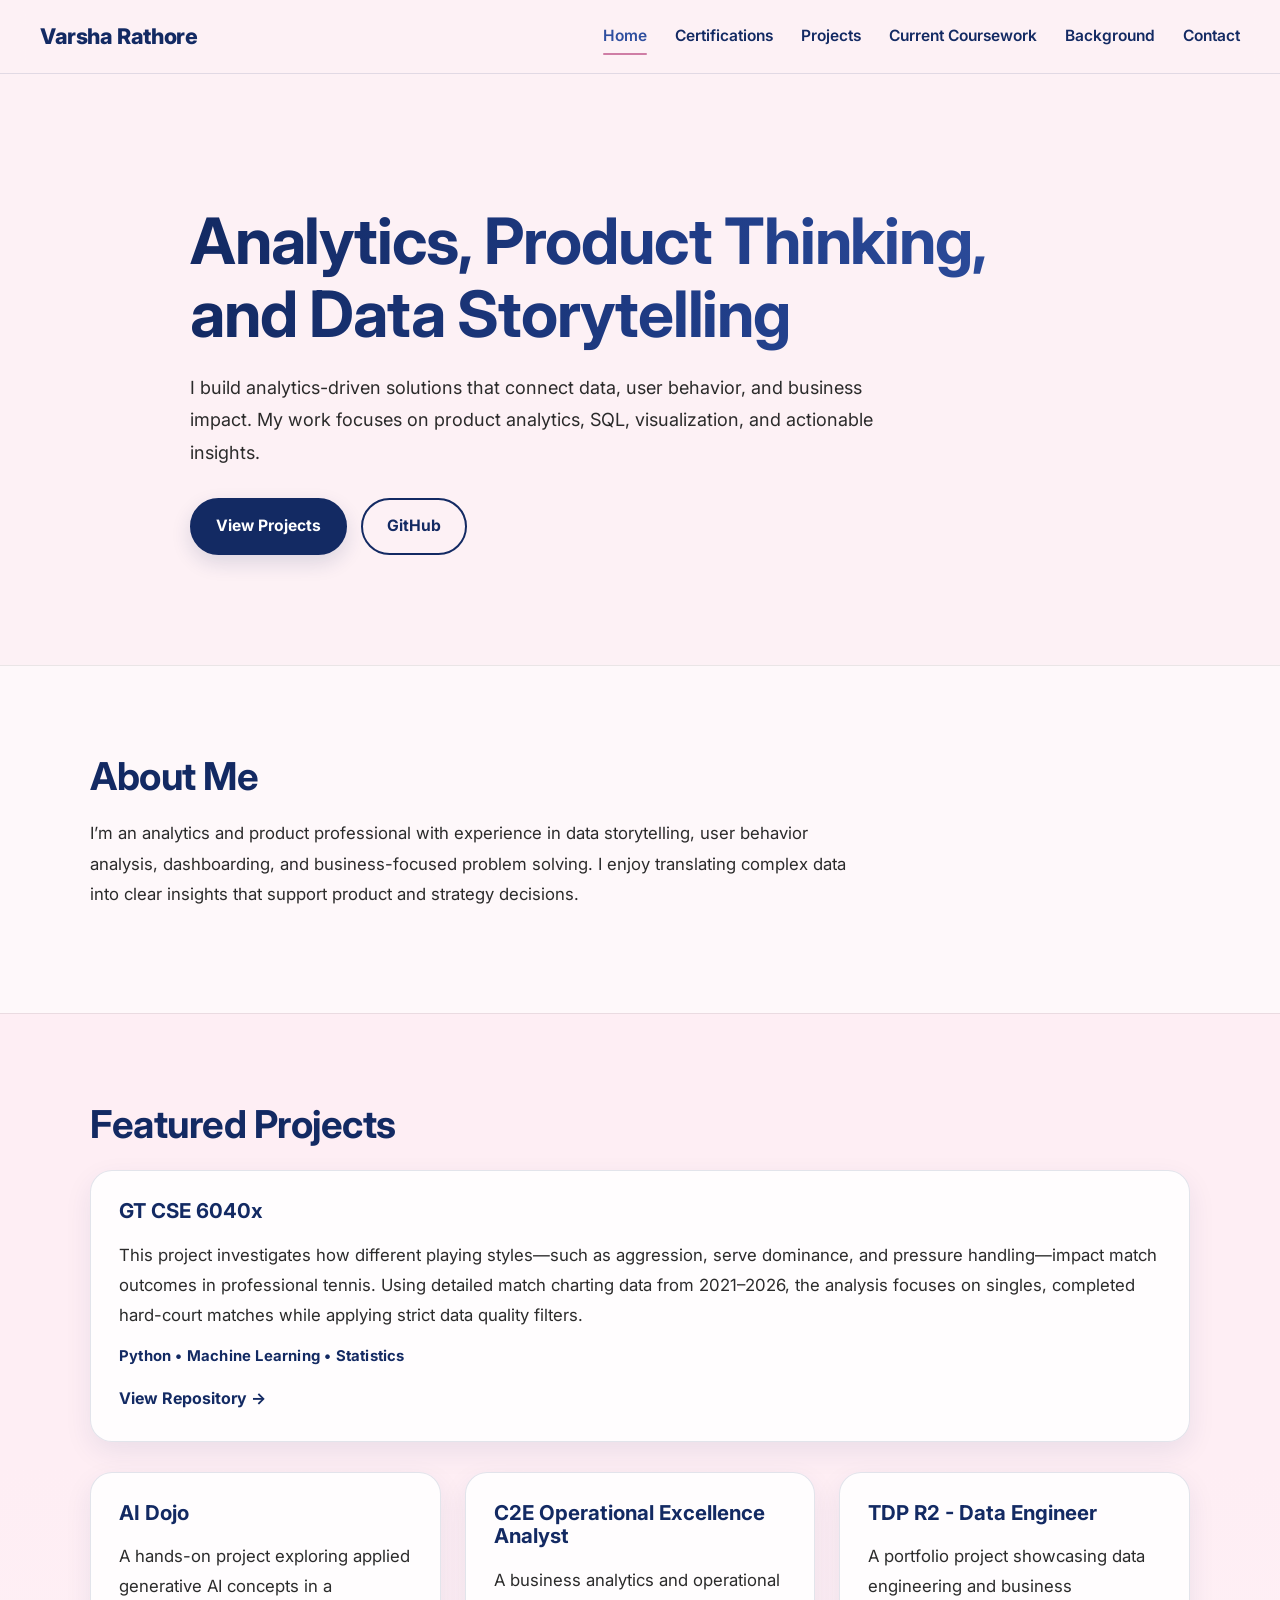
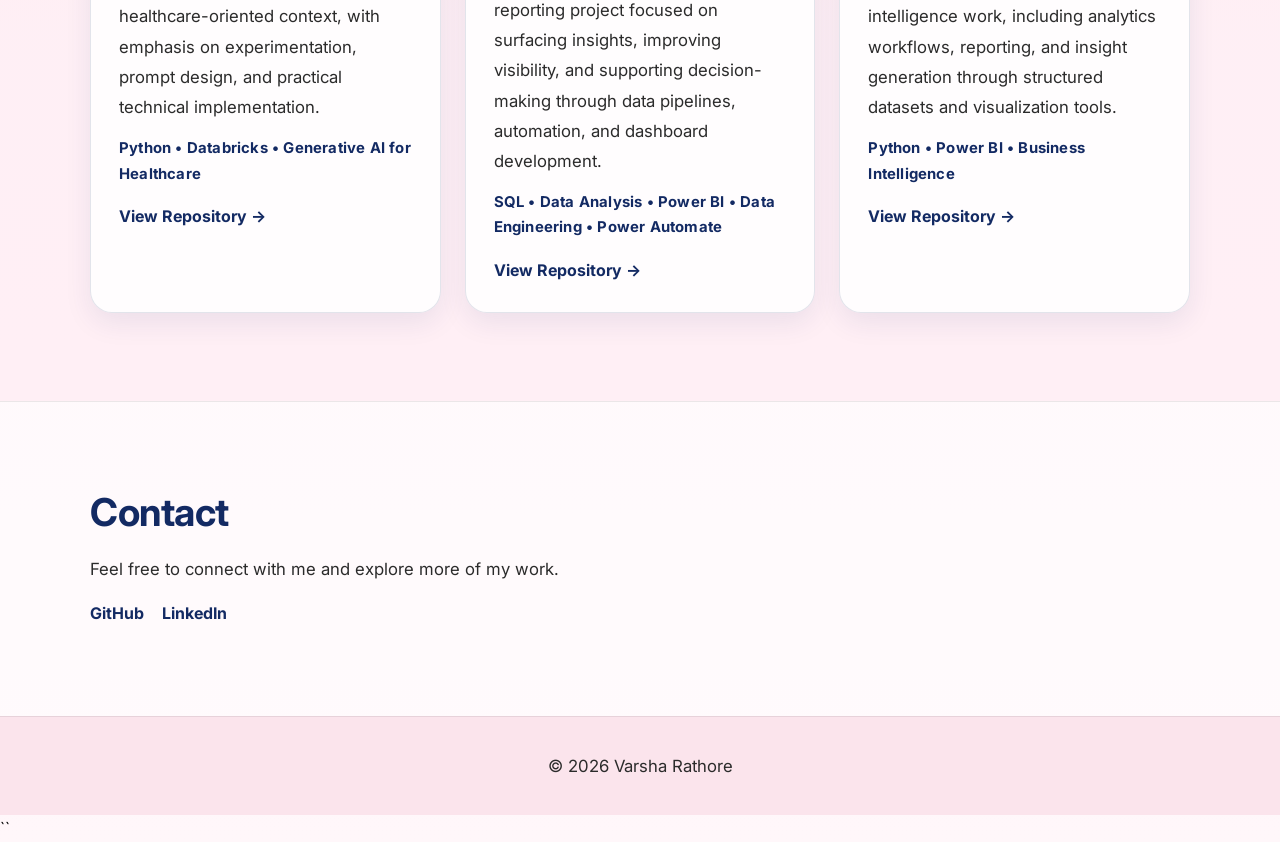
<file: index.html>
<!DOCTYPE html>
<html lang="en">
<head>
  <meta charset="UTF-8" />
  <meta name="viewport" content="width=device-width, initial-scale=1.0" />
  <title>Varsha Rathore | Portfolio</title>

  <!-- Google Font -->
  <link rel="preconnect" href="https://fonts.googleapis.com" />
  <link rel="preconnect" href="https://fonts.gstatic.com" crossorigin />
  <link
    href="https://fonts.googleapis.com/css2?family=Inter:wght@400;500;600;700;800&display=swap"
    rel="stylesheet"
  />

  <!-- CSS -->
  <link rel="stylesheet" href="style.css" />
</head>
<body>

  <nav class="nav">
    <div class="nav-inner">
      <a class="logo" href="index.html">Varsha Rathore</a>

      <div class="nav-links">
        <a href="index.html" class="active">Home</a>
        <a href="certifications.html">Certifications</a>
        <a href="projects.html">Projects</a>
        <a href="coursework.html">Current Coursework</a>
        <a href="background.html">Background</a>
        <a href="contact.html">Contact</a>
      </div>
    </div>
  </nav>

  <section class="hero fade-in">
    <div class="container hero-content">
      <h1>Analytics, Product Thinking, and Data Storytelling</h1>
      <p>
        I build analytics-driven solutions that connect data, user behavior, and business impact.
        My work focuses on product analytics, SQL, visualization, and actionable insights.
      </p>

      <div class="button-group">
        <a class="btn btn-primary" href="#projects">View Projects</a>
        <a class="btn btn-secondary" href="https://github.com/varshar4" target="_blank" rel="noopener noreferrer">GitHub</a>
      </div>
    </div>
  </section>

  <section id="about" class="section-light">
    <div class="container">
      <h2>About Me</h2>
      <p>
        I’m an analytics and product professional with experience in data storytelling,
        user behavior analysis, dashboarding, and business-focused problem solving.
        I enjoy translating complex data into clear insights that support product and strategy decisions.
      </p>
    </div>
  </section>

  <section id="projects" class="section-muted">
    <div class="container">
      <h2>Featured Projects</h2>

      <div class="featured-project">
        <div class="project-card">
          <h3>GT CSE 6040x</h3>
          <p>
            This project investigates how different playing styles—such as aggression, serve dominance,
            and pressure handling—impact match outcomes in professional tennis. Using detailed match
            charting data from 2021–2026, the analysis focuses on singles, completed hard-court matches
            while applying strict data quality filters.
          </p>
          <div class="tools">Python • Machine Learning • Statistics</div>
          <a href="https://github.com/varshar4/Playing-Style-Tradeoffs-in-Tennis/blob/main/Playing%20Style%20Tradeoffs%20in%20Tennis%20-%20Rathore%2C%20Varsha%20-%202026.ipynb" target="_blank" rel="noopener noreferrer">
            View Repository →
          </a>
        </div>
      </div>

      <div class="project-grid">
        <div class="project-card">
          <h3>AI Dojo</h3>
          <p>
            A hands-on project exploring applied generative AI concepts in a healthcare-oriented context,
            with emphasis on experimentation, prompt design, and practical technical implementation.
          </p>
          <div class="tools">Python • Databricks • Generative AI for Healthcare</div>
          <a href="https://github.com/varshar4/AI-Dojo" target="_blank" rel="noopener noreferrer">
            View Repository →
          </a>
        </div>

        <div class="project-card">
          <h3>C2E Operational Excellence Analyst</h3>
          <p>
            A business analytics and operational reporting project focused on surfacing insights,
            improving visibility, and supporting decision-making through data pipelines, automation,
            and dashboard development.
          </p>
          <div class="tools">SQL • Data Analysis • Power BI • Data Engineering • Power Automate</div>
          <a href="https://github.com/varshar4/C2E-OE-Analyst" target="_blank" rel="noopener noreferrer">
            View Repository →
          </a>
        </div>

        <div class="project-card">
          <h3>TDP R2 - Data Engineer</h3>
          <p>
            A portfolio project showcasing data engineering and business intelligence work, including
            analytics workflows, reporting, and insight generation through structured datasets and
            visualization tools.
          </p>
          <div class="tools">Python • Power BI • Business Intelligence</div>
          <a href="https://github.com/varshar4/TDP-R2" target="_blank" rel="noopener noreferrer">
            View Repository →
          </a>
        </div>
      </div>
    </div>
  </section>

  <section id="contact" class="section-light">
    <div class="container">
      <h2>Contact</h2>
      <p>Feel free to connect with me and explore more of my work.</p>
      <div class="contact-links">
        <a href="https://github.com/varshar4" target="_blank" rel="noopener noreferrer">GitHub</a>
        <a href="https://www.linkedin.com/in/varsharathore416/" target="_blank" rel="noopener noreferrer">LinkedIn</a>
      </div>
    </div>
  </section>

  <footer>
    <div class="container">
      <p>© 2026 Varsha Rathore</p>
    </div>
  </footer>

</body>
</html>
``
</file>
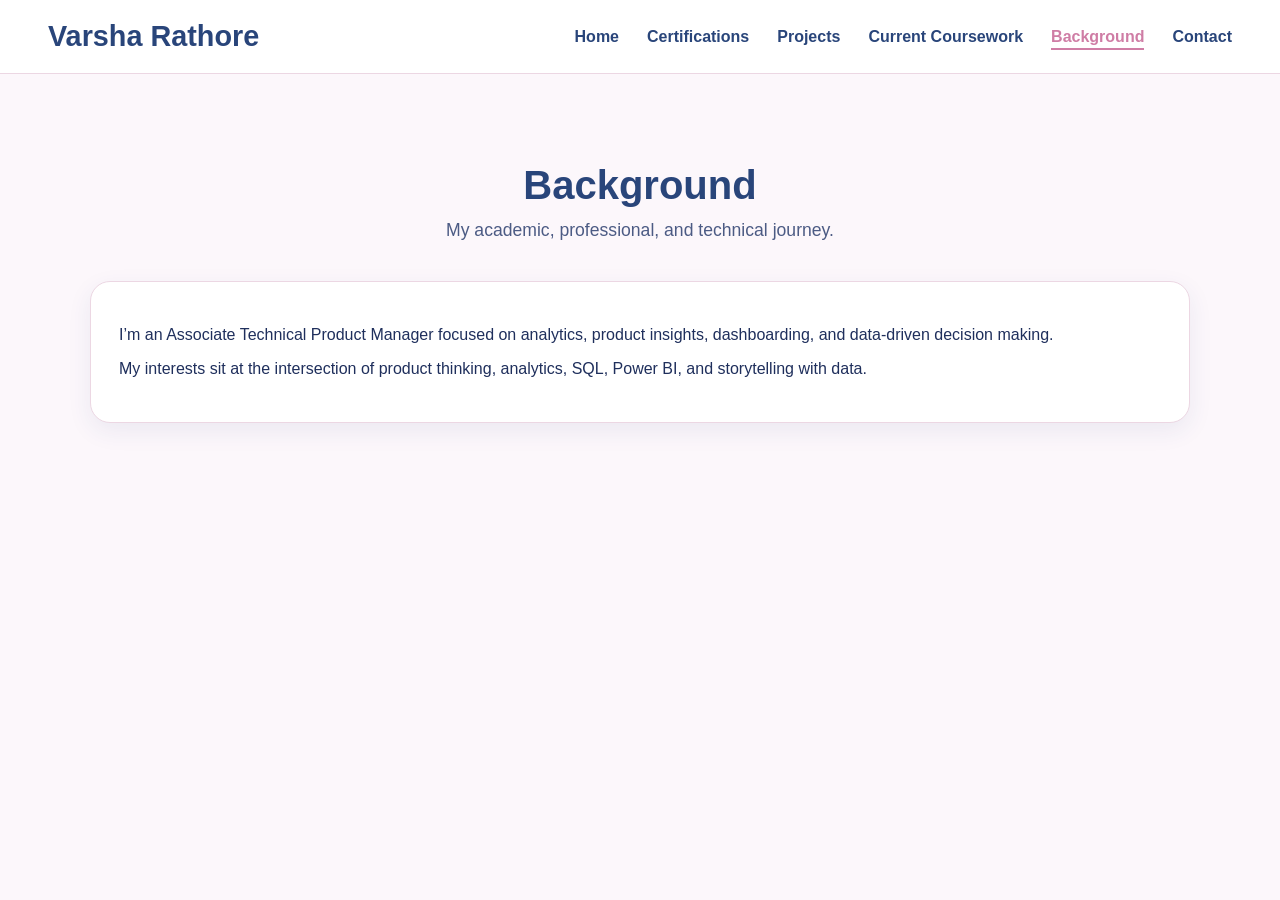
<file: background.html>
<!DOCTYPE html>
<html lang="en">
<head>
  <meta charset="UTF-8" />
  <meta name="viewport" content="width=device-width, initial-scale=1.0" />
  <title>Background | Varsha Rathore</title>
  <link rel="stylesheet" href="subpages.css" />
</head>
<body>
  <nav class="subpage-navbar">
    <a class="subpage-logo" href="index.html">Varsha Rathore</a>
    <div class="subpage-nav-links">
      <a href="index.html">Home</a>
      <a href="certifications.html">Certifications</a>
      <a href="projects.html">Projects</a>
      <a href="coursework.html">Current Coursework</a>
      <a href="background.html" class="active">Background</a>
      <a href="contact.html">Contact</a>
    </div>
  </nav>

  <main class="subpage-container">
    <section class="subpage-header">
      <h1>Background</h1>
      <p>My academic, professional, and technical journey.</p>
    </section>

    <section class="subpage-card">
      <p>
        I’m an Associate Technical Product Manager focused on analytics, product insights,
        dashboarding, and data-driven decision making.
      </p>
      <p>
        My interests sit at the intersection of product thinking, analytics, SQL, Power BI,
        and storytelling with data.
      </p>
    </section>
  </main>
</body>
</html>
</file>
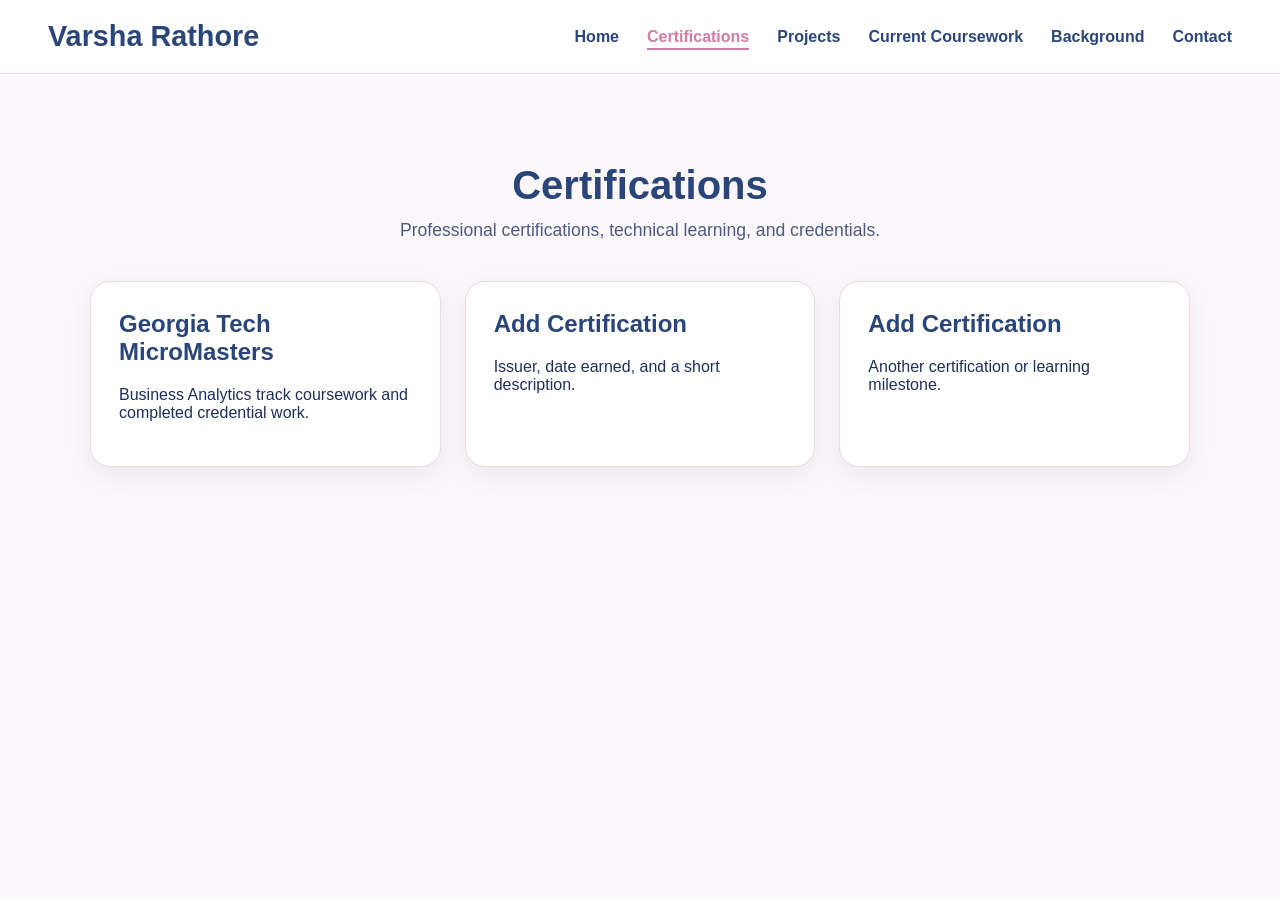
<file: certifications.html>
<!DOCTYPE html>
<html lang="en">
<head>
  <meta charset="UTF-8" />
  <meta name="viewport" content="width=device-width, initial-scale=1.0" />
  <title>Certifications | Varsha Rathore</title>
  <link rel="stylesheet" href="subpages.css" />
</head>
<body>
  <nav class="subpage-navbar">
    <a class="subpage-logo" href="index.html">Varsha Rathore</a>
    <div class="subpage-nav-links">
      <a href="index.html">Home</a>
      <a href="certifications.html" class="active">Certifications</a>
      <a href="projects.html">Projects</a>
      <a href="coursework.html">Current Coursework</a>
      <a href="background.html">Background</a>
      <a href="contact.html">Contact</a>
    </div>
  </nav>

  <main class="subpage-container">
    <section class="subpage-header">
      <h1>Certifications</h1>
      <p>Professional certifications, technical learning, and credentials.</p>
    </section>

    <section class="subpage-grid">
      <div class="subpage-card">
        <h2>Georgia Tech MicroMasters</h2>
        <p>Business Analytics track coursework and completed credential work.</p>
      </div>

      <div class="subpage-card">
        <h2>Add Certification</h2>
        <p>Issuer, date earned, and a short description.</p>
      </div>

      <div class="subpage-card">
        <h2>Add Certification</h2>
        <p>Another certification or learning milestone.</p>
      </div>
    </section>
  </main>
</body>
</html>
</file>
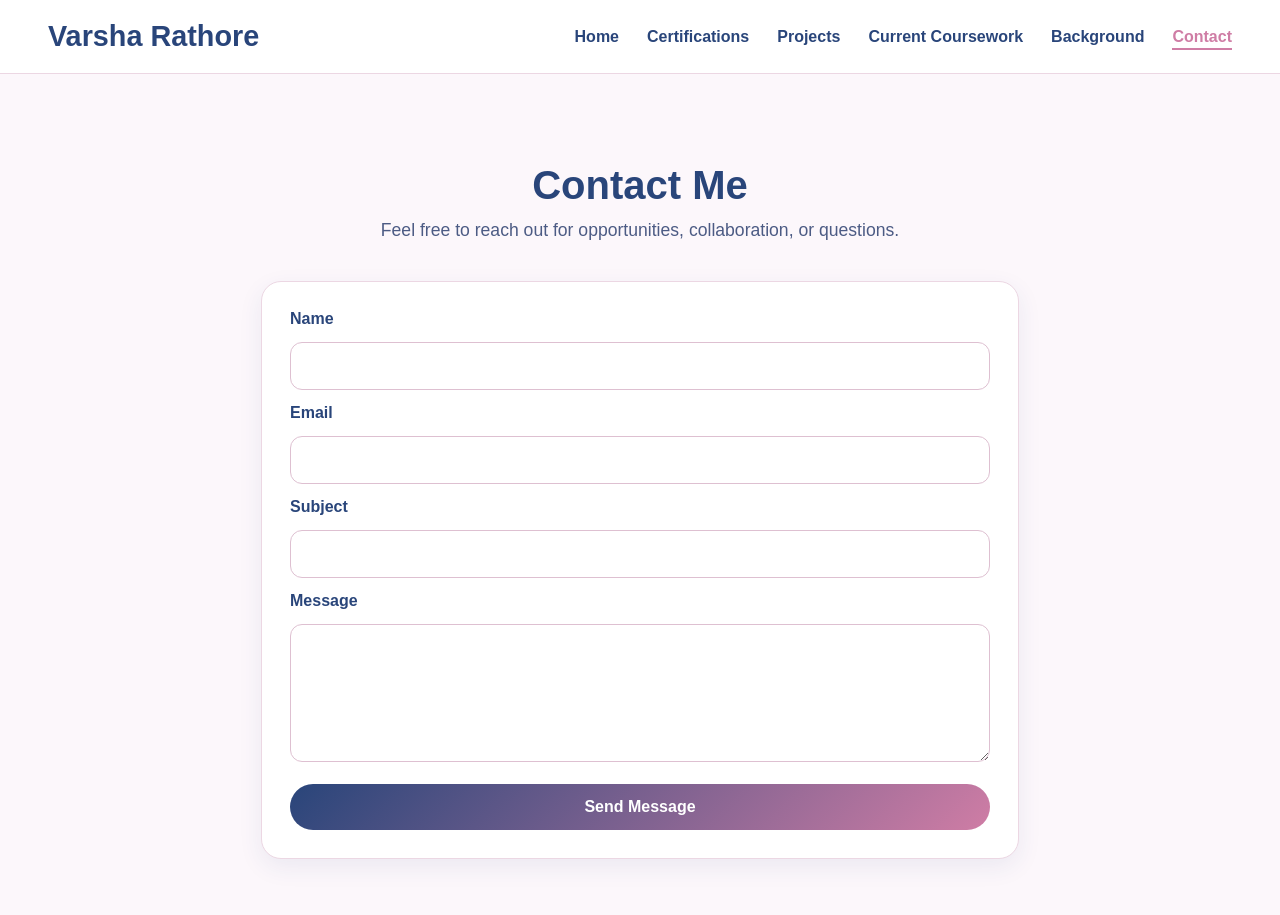
<file: contact.html>
<!DOCTYPE html>
<html lang="en">
<head>
  <meta charset="UTF-8" />
  <meta name="viewport" content="width=device-width, initial-scale=1.0" />
  <title>Contact | Varsha Rathore</title>
  <link rel="stylesheet" href="subpages.css" />
</head>
<body>
  <nav class="subpage-navbar">
    <a class="subpage-logo" href="index.html">Varsha Rathore</a>
    <div class="subpage-nav-links">
      <a href="index.html">Home</a>
      <a href="certifications.html">Certifications</a>
      <a href="projects.html">Projects</a>
      <a href="coursework.html">Current Coursework</a>
      <a href="background.html">Background</a>
      <a href="contact.html" class="active">Contact</a>
    </div>
  </nav>

  <main class="subpage-container">
    <section class="subpage-header">
      <h1>Contact Me</h1>
      <p>Feel free to reach out for opportunities, collaboration, or questions.</p>
    </section>

    <section class="subpage-card form-card">
      <form class="contact-form" action="https://formspree.io/f/mwvjgqlo" method="POST">
        <label for="name">Name</label>
        <input type="text" id="name" name="name" required />

        <label for="email">Email</label>
        <input type="email" id="email" name="email" required />

        <label for="subject">Subject</label>
        <input type="text" id="subject" name="subject" required />

        <label for="message">Message</label>
        <textarea id="message" name="message" rows="6" required></textarea>

        <input type="hidden" name="_next" value="https://varshar4.github.io/thank-you.html" />

        <button type="submit">Send Message</button>
      </form>
    </section>
  </main>
</body>
</html>
</file>
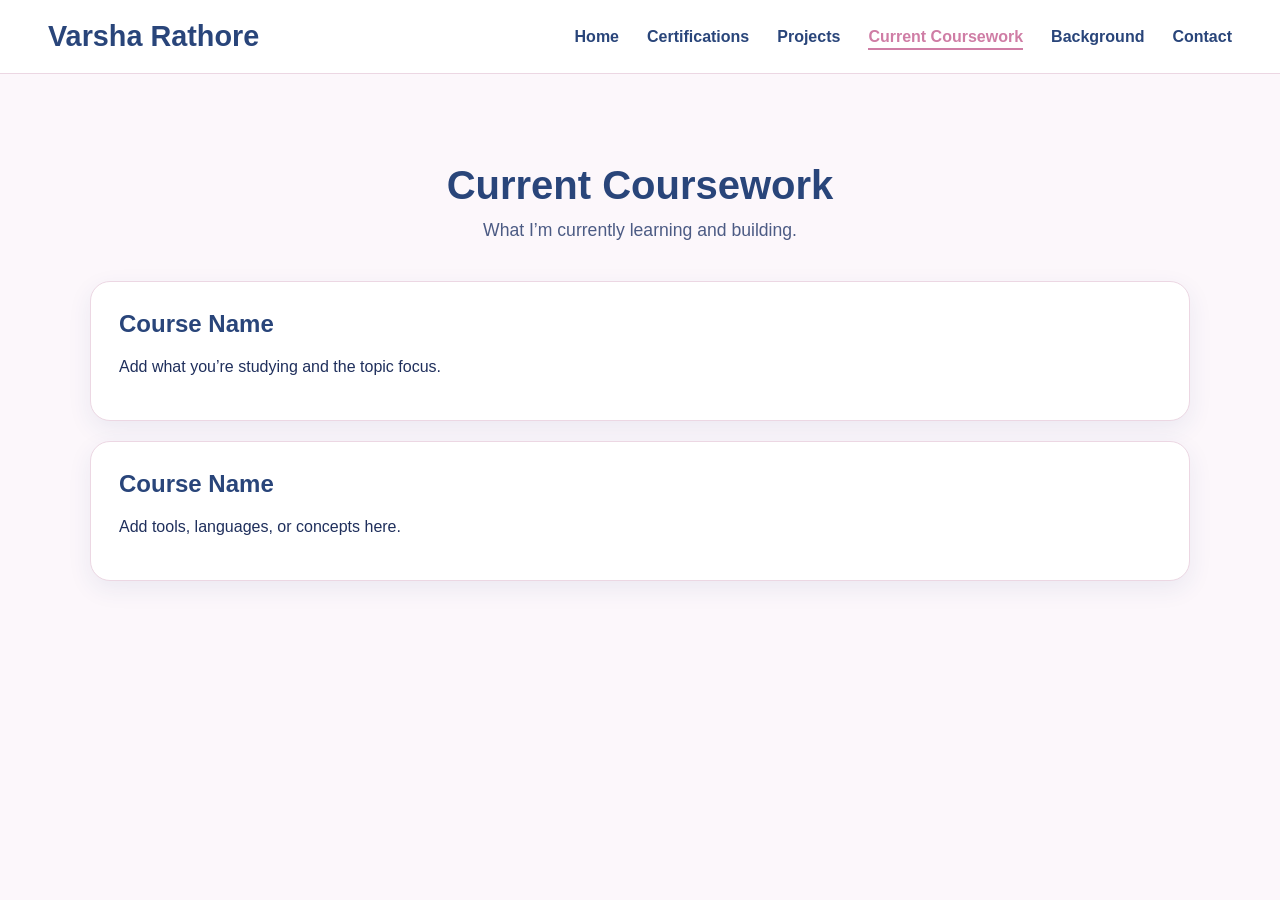
<file: coursework.html>
<!DOCTYPE html>
<html lang="en">
<head>
  <meta charset="UTF-8" />
  <meta name="viewport" content="width=device-width, initial-scale=1.0" />
  <title>Current Coursework | Varsha Rathore</title>
  <link rel="stylesheet" href="subpages.css" />
</head>
<body>
  <nav class="subpage-navbar">
    <a class="subpage-logo" href="index.html">Varsha Rathore</a>
    <div class="subpage-nav-links">
      <a href="index.html">Home</a>
      <a href="certifications.html">Certifications</a>
      <a href="projects.html">Projects</a>
      <a href="coursework.html" class="active">Current Coursework</a>
      <a href="background.html">Background</a>
      <a href="contact.html">Contact</a>
    </div>
  </nav>

  <main class="subpage-container">
    <section class="subpage-header">
      <h1>Current Coursework</h1>
      <p>What I’m currently learning and building.</p>
    </section>

    <section class="subpage-list">
      <div class="subpage-card">
        <h2>Course Name</h2>
        <p>Add what you’re studying and the topic focus.</p>
      </div>

      <div class="subpage-card">
        <h2>Course Name</h2>
        <p>Add tools, languages, or concepts here.</p>
      </div>
    </section>
  </main>
</body>
</html>
</file>
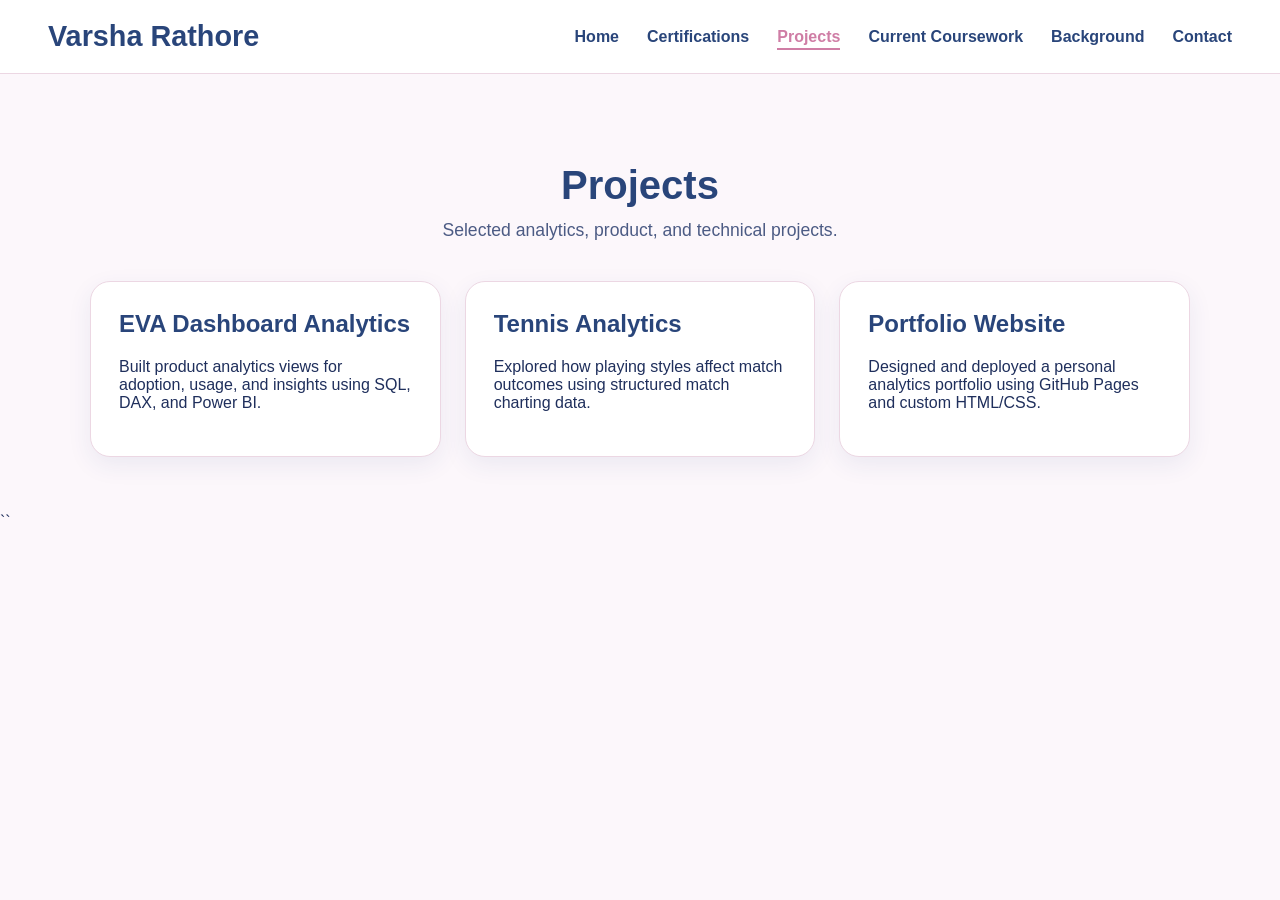
<file: projects.html>
<!DOCTYPE html>
<html lang="en">
<head>
  <meta charset="UTF-8" />
  <meta name="viewport" content="width=device-width, initial-scale=1.0" />
  <title>Projects | Varsha Rathore</title>
  <link rel="stylesheet" href="subpages.css" />
</head>
<body>
  <nav class="subpage-navbar">
    <a class="subpage-logo" href="index.html">Varsha Rathore</a>
    <div class="subpage-nav-links">
      <a href="index.html">Home</a>
      <a href="certifications.html">Certifications</a>
      <a href="projects.html" class="active">Projects</a>
      <a href="coursework.html">Current Coursework</a>
      <a href="background.html">Background</a>
      <a href="contact.html">Contact</a>
    </div>
  </nav>

  <main class="subpage-container">
    <section class="subpage-header">
      <h1>Projects</h1>
      <p>Selected analytics, product, and technical projects.</p>
    </section>

    <section class="subpage-grid">
      <div class="subpage-card">
        <h2>EVA Dashboard Analytics</h2>
        <p>Built product analytics views for adoption, usage, and insights using SQL, DAX, and Power BI.</p>
      </div>

      <div class="subpage-card">
        <h2>Tennis Analytics</h2>
        <p>Explored how playing styles affect match outcomes using structured match charting data.</p>
      </div>

      <div class="subpage-card">
        <h2>Portfolio Website</h2>
        <p>Designed and deployed a personal analytics portfolio using GitHub Pages and custom HTML/CSS.</p>
      </div>
    </section>
  </main>
</body>
</html>
``
</file>
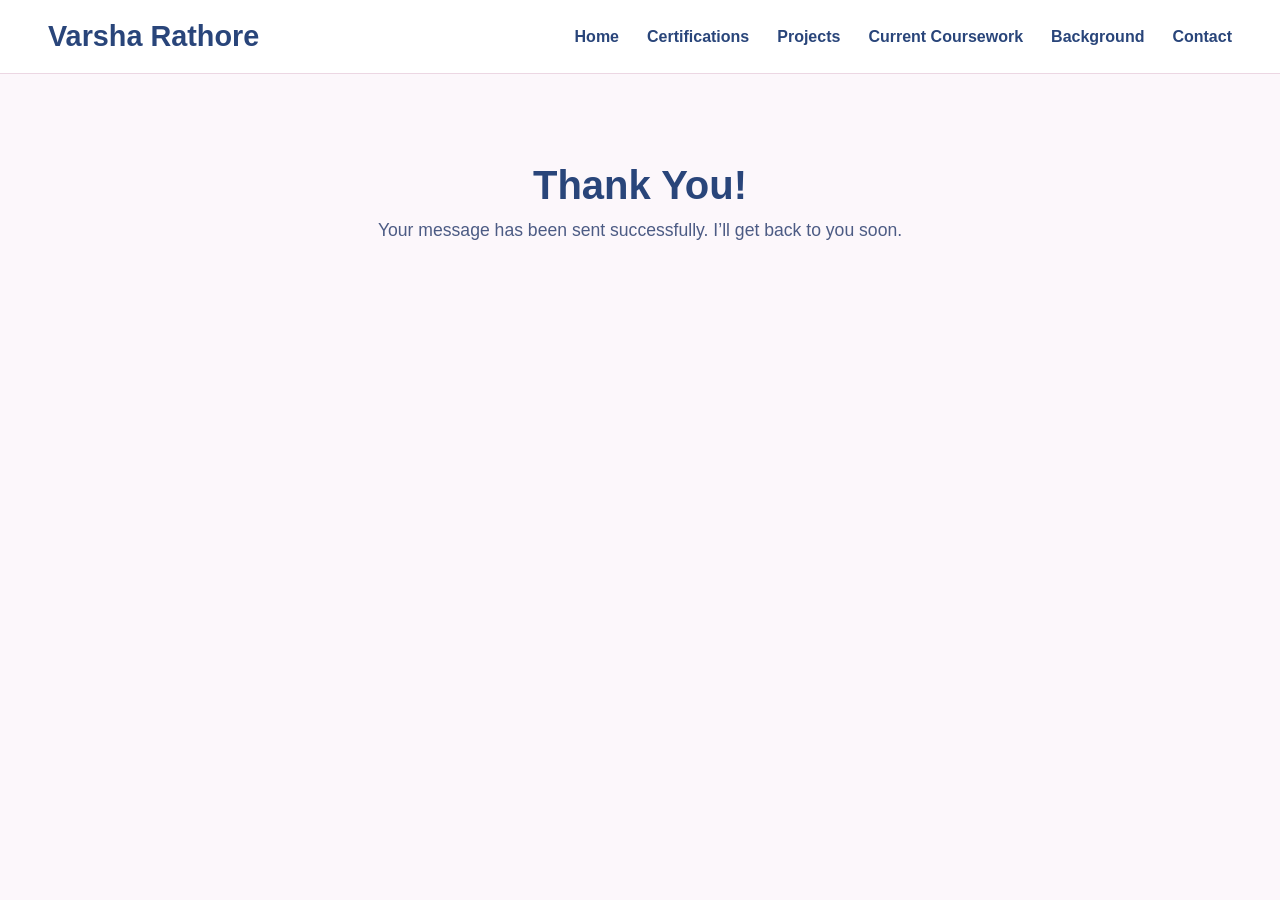
<file: thank-you.html>
<!DOCTYPE html>
<html lang="en">
<head>
  <meta charset="UTF-8" />
  <meta name="viewport" content="width=device-width, initial-scale=1.0" />
  <title>Thank You | Varsha Rathore</title>
  <link rel="stylesheet" href="subpages.css" />
</head>
<body>
  <nav class="subpage-navbar">
    <a class="subpage-logo" href="index.html">Varsha Rathore</a>
    <div class="subpage-nav-links">
      <a href="index.html">Home</a>
      <a href="certifications.html">Certifications</a>
      <a href="projects.html">Projects</a>
      <a href="coursework.html">Current Coursework</a>
      <a href="background.html">Background</a>
      <a href="contact.html">Contact</a>
    </div>
  </nav>

  <main class="subpage-container">
    <section class="subpage-header">
      <h1>Thank You!</h1>
      <p>Your message has been sent successfully. I’ll get back to you soon.</p>
    </section>
  </main>
</body>
</html>
</file>
<file: style.css>
html {
  scroll-behavior: smooth;
}

body {
  margin: 0;
  font-family: 'Inter', Arial, sans-serif;
  background: linear-gradient(to bottom, #fdf1f5 0%, #fdf1f5 60%, #fff7fa 100%);
  color: #111111;
  line-height: 1.7;
}

.container {
  width: min(90%, 1100px);
  margin: 0 auto;
}

section {
  padding: 88px 0;
  border-top: 1px solid rgba(0, 0, 0, 0.08);
}

h1,
h2,
h3 {
  margin-top: 0;
  color: #132a63;
  line-height: 1.15;
}

h1 {
  font-size: clamp(2.7rem, 5vw, 4.25rem);
  margin-bottom: 20px;
  letter-spacing: -1.2px;
  max-width: 900px;
}

h2 {
  font-size: clamp(1.9rem, 3vw, 2.5rem);
  margin-bottom: 20px;
  letter-spacing: -0.5px;
}

h3 {
  font-size: 1.28rem;
  margin-bottom: 10px;
}

p {
  font-size: 1.05rem;
  color: #2b2b2b;
  margin-bottom: 16px;
  max-width: 760px;
  line-height: 1.8;
}

a {
  color: #132a63;
  text-decoration: none;
  transition: color 0.3s ease;
}

a:hover {
  color: #2f4f9f;
}

/* =========================
   NAVBAR
========================= */

nav.nav {
  position: sticky;
  top: 0;
  z-index: 1000;
  background: rgba(253, 241, 245, 0.86);
  backdrop-filter: blur(12px);
  -webkit-backdrop-filter: blur(12px);
  border-bottom: 1px solid rgba(19, 42, 99, 0.12);
}

.nav-inner {
  width: min(94%, 1200px);
  margin: 0 auto;
  display: flex;
  justify-content: space-between;
  align-items: center;
  padding: 18px 20px;
  gap: 24px;
}

.logo {
  font-size: 1.35rem;
  font-weight: 800;
  color: #132a63;
  text-decoration: none;
  letter-spacing: -0.4px;
  white-space: nowrap;
}

.nav-links {
  display: flex;
  gap: 28px;
  flex-wrap: wrap;
  align-items: center;
}

.nav-links a {
  color: #132a63;
  text-decoration: none;
  font-weight: 600;
  font-size: 0.97rem;
  position: relative;
  transition: color 0.3s ease;
}

.nav-links a:hover,
.nav-links a.active {
  color: #2f4f9f;
}

.nav-links a::after {
  content: "";
  position: absolute;
  left: 0;
  bottom: -5px;
  width: 0;
  height: 2px;
  background: #cf7da5;
  transition: width 0.25s ease;
  border-radius: 999px;
}

.nav-links a:hover::after,
.nav-links a.active::after {
  width: 100%;
}

/* =========================
   HERO
========================= */

.hero {
  padding: 130px 0 110px;
  border-top: none;
}

.hero .container {
  max-width: 900px;
}

.hero-content {
  max-width: 760px;
}

.hero h1 {
  background: linear-gradient(90deg, #132a63 0%, #1f3c86 55%, #2f4f9f 100%);
  -webkit-background-clip: text;
  -webkit-text-fill-color: transparent;
}

.hero p {
  font-size: 1.13rem;
  max-width: 700px;
  margin-bottom: 0;
}

.button-group {
  display: flex;
  gap: 14px;
  margin-top: 30px;
  flex-wrap: wrap;
}

.btn {
  display: inline-block;
  padding: 13px 24px;
  border-radius: 999px;
  font-weight: 700;
  font-size: 0.98rem;
  transition: all 0.25s ease;
  border: 2px solid #132a63;
}

.btn-primary {
  background: #132a63;
  color: #ffffff;
  box-shadow: 0 8px 20px rgba(19, 42, 99, 0.14);
}

.btn-primary:hover {
  background: #1d3570;
  color: #ffffff;
  transform: translateY(-3px);
  box-shadow: 0 14px 28px rgba(19, 42, 99, 0.2);
}

.btn-secondary {
  background: transparent;
  color: #132a63;
}

.btn-secondary:hover {
  background: #ffe5ee;
  color: #132a63;
  transform: translateY(-3px);
  box-shadow: 0 10px 24px rgba(19, 42, 99, 0.1);
}

/* =========================
   SECTIONS
========================= */

.section-light {
  background: rgba(255, 255, 255, 0.45);
}

.section-muted {
  background: rgba(255, 238, 244, 0.75);
}

/* =========================
   PROJECTS
========================= */

.project-grid {
  display: grid;
  grid-template-columns: repeat(auto-fit, minmax(290px, 1fr));
  gap: 24px;
  margin-top: 30px;
}

.featured-project {
  margin-top: 24px;
  margin-bottom: 28px;
}

.project-card {
  background: rgba(255, 255, 255, 0.88);
  border: 1px solid rgba(19, 42, 99, 0.12);
  border-radius: 22px;
  padding: 28px;
  box-shadow: 0 10px 28px rgba(19, 42, 99, 0.08);
  transition: all 0.28s ease;
}

.project-card:hover {
  transform: translateY(-6px);
  box-shadow: 0 18px 36px rgba(19, 42, 99, 0.14);
  border-color: rgba(207, 125, 165, 0.35);
}

.project-card p {
  margin-bottom: 14px;
  max-width: none;
}

.tools {
  font-size: 0.93rem;
  color: #132a63;
  font-weight: 700;
  margin-bottom: 16px;
  letter-spacing: 0.2px;
}

.project-card a {
  font-weight: 700;
}

/* =========================
   CONTACT / FOOTER
========================= */

.contact-links {
  display: flex;
  gap: 18px;
  flex-wrap: wrap;
  margin-top: 10px;
}

.contact-links a {
  font-weight: 700;
}

footer {
  padding: 34px 0;
  border-top: 1px solid rgba(0, 0, 0, 0.08);
  text-align: center;
  color: #333333;
  font-size: 0.95rem;
  background: #fbe4ec;
}

footer p {
  margin: 0;
  max-width: none;
}

/* =========================
   ANIMATIONS
========================= */

.fade-in {
  animation: fadeInUp 0.8s ease both;
}

@keyframes fadeInUp {
  from {
    opacity: 0;
    transform: translateY(16px);
  }
  to {
    opacity: 1;
    transform: translateY(0);
  }
}

/* =========================
   RESPONSIVE
========================= */

@media (max-width: 900px) {
  .nav-inner {
    padding: 16px 8px;
  }

  .nav-links {
    gap: 18px;
  }

  .hero {
    padding: 110px 0 90px;
  }
}

@media (max-width: 768px) {
  section {
    padding: 72px 0;
  }

  .nav-inner {
    flex-direction: column;
    align-items: flex-start;
    gap: 14px;
  }

  .nav-links {
    gap: 14px;
    justify-content: flex-start;
  }

  h1 {
    font-size: 2.45rem;
  }

  h2 {
    font-size: 1.75rem;
  }

  .hero {
    padding: 92px 0 72px;
  }

  .project-card {
    padding: 22px;
  }
}
</file>
<file: subpages.css>
body {
  margin: 0;
  font-family: Arial, sans-serif;
  background: #fcf7fb;
  color: #1f2f5c;
}

.subpage-navbar {
  display: flex;
  justify-content: space-between;
  align-items: center;
  padding: 20px 48px;
  background: #ffffff;
  border-bottom: 1px solid #ecd7e3;
  position: sticky;
  top: 0;
  z-index: 100;
}

.subpage-logo {
  font-size: 1.8rem;
  font-weight: 700;
  color: #29457a;
  text-decoration: none;
}

.subpage-nav-links {
  display: flex;
  gap: 28px;
  flex-wrap: wrap;
}

.subpage-nav-links a {
  text-decoration: none;
  color: #29457a;
  font-weight: 600;
  position: relative;
}

.subpage-nav-links a:hover,
.subpage-nav-links a.active {
  color: #cf7da5;
}

.subpage-nav-links a::after {
  content: "";
  position: absolute;
  left: 0;
  bottom: -4px;
  width: 0;
  height: 2px;
  background: #cf7da5;
  transition: width 0.25s ease;
}

.subpage-nav-links a:hover::after,
.subpage-nav-links a.active::after {
  width: 100%;
}

.subpage-container {
  max-width: 1100px;
  margin: 0 auto;
  padding: 56px 24px;
}

.subpage-header {
  text-align: center;
  margin-bottom: 40px;
}

.subpage-header h1 {
  font-size: 2.5rem;
  color: #29457a;
  margin-bottom: 12px;
}

.subpage-header p {
  font-size: 1.1rem;
  color: #4c5b84;
  max-width: 700px;
  margin: 0 auto;
}

.subpage-grid {
  display: grid;
  grid-template-columns: repeat(auto-fit, minmax(260px, 1fr));
  gap: 24px;
}

.subpage-list {
  display: grid;
  gap: 20px;
}

.subpage-card {
  background: #ffffff;
  border: 1px solid #ecd7e3;
  border-radius: 20px;
  padding: 28px;
  box-shadow: 0 8px 24px rgba(41, 69, 122, 0.08);
}

.subpage-card h2 {
  margin-top: 0;
  color: #29457a;
}

.form-card {
  max-width: 700px;
  margin: 0 auto;
}

.contact-form {
  display: flex;
  flex-direction: column;
  gap: 14px;
}

.contact-form label {
  font-weight: 600;
  color: #29457a;
}

.contact-form input,
.contact-form textarea {
  padding: 14px 16px;
  border: 1px solid #dec0d1;
  border-radius: 12px;
  font-size: 1rem;
  font-family: inherit;
}

.contact-form input:focus,
.contact-form textarea:focus {
  outline: none;
  border-color: #cf7da5;
  box-shadow: 0 0 0 3px rgba(207, 125, 165, 0.15);
}

.contact-form button {
  margin-top: 8px;
  padding: 14px 20px;
  border: none;
  border-radius: 999px;
  background: linear-gradient(135deg, #29457a, #cf7da5);
  color: white;
  font-size: 1rem;
  font-weight: 700;
  cursor: pointer;
}

.contact-form button:hover {
  opacity: 0.95;
}

@media (max-width: 768px) {
  .subpage-navbar {
    flex-direction: column;
    align-items: flex-start;
    gap: 16px;
    padding: 20px 24px;
  }

  .subpage-nav-links {
    gap: 16px;
  }

  .subpage-header h1 {
    font-size: 2rem;
  }
}
</file>
